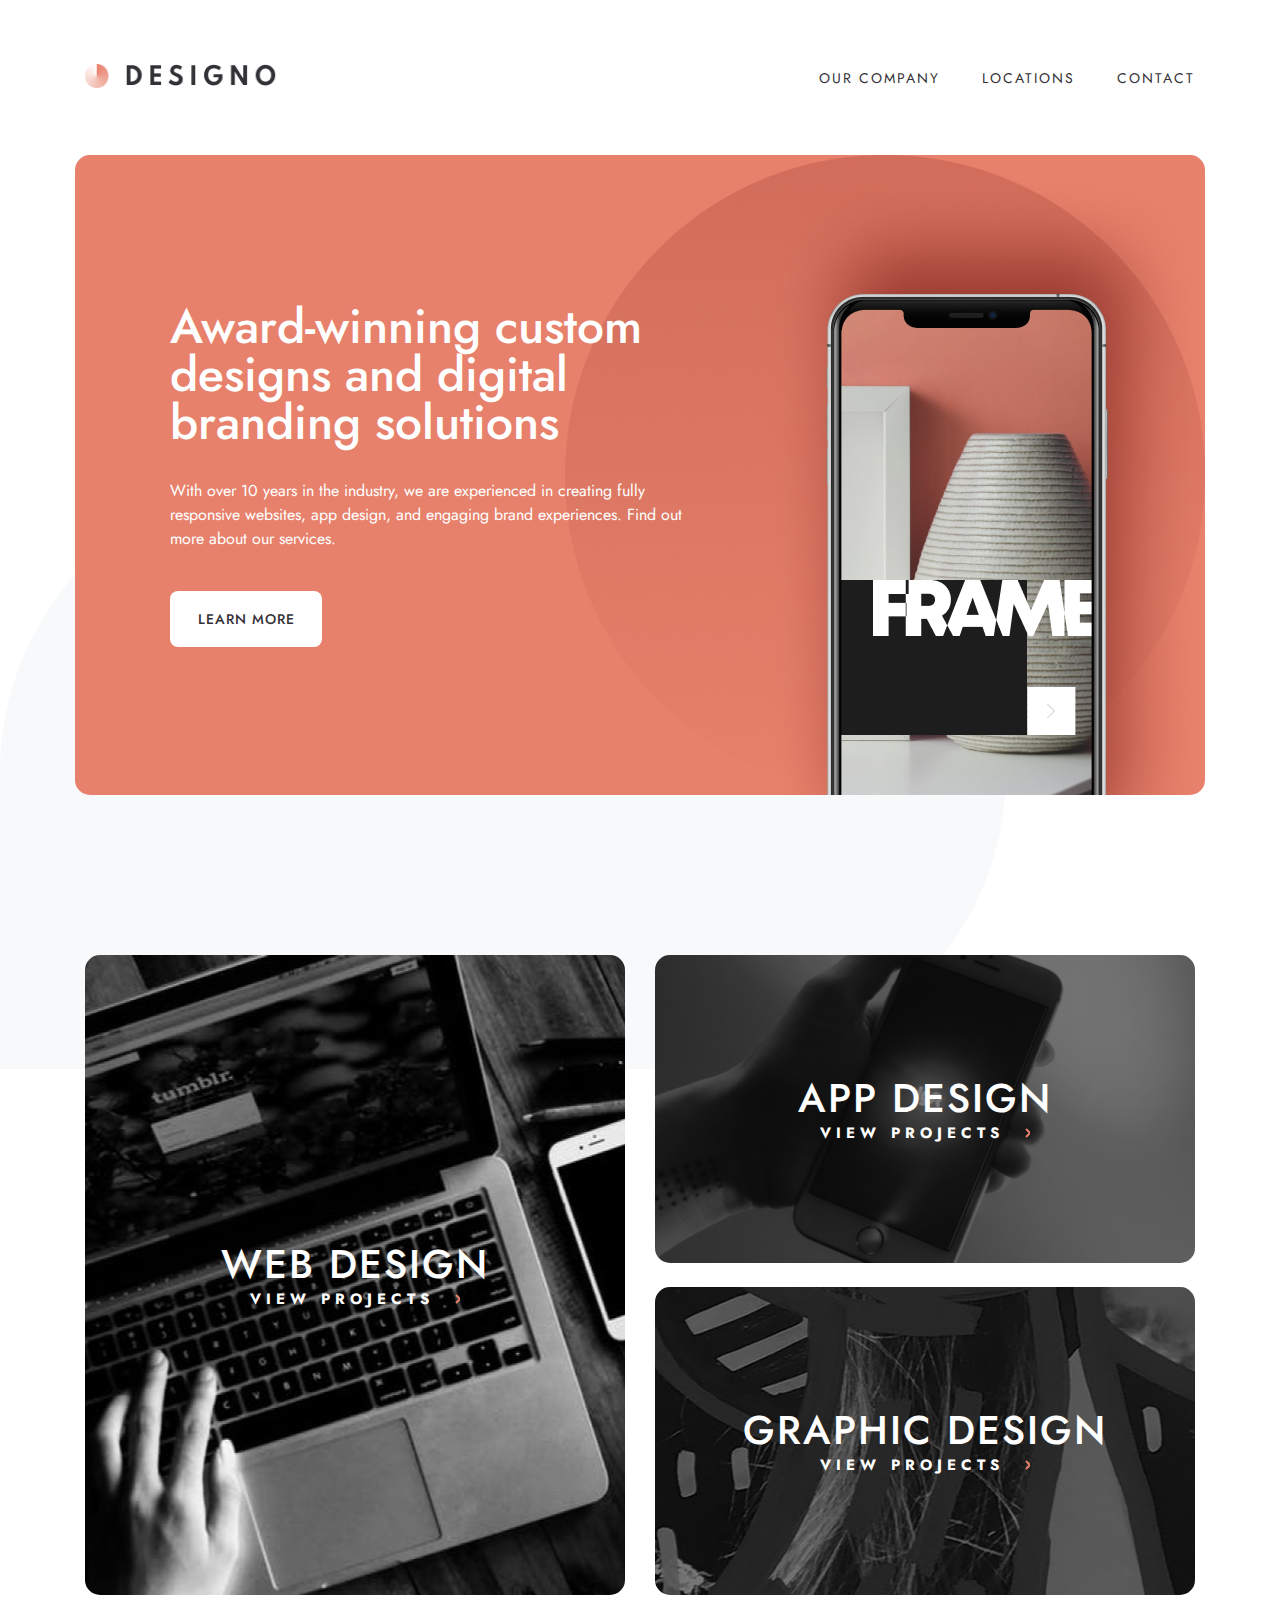
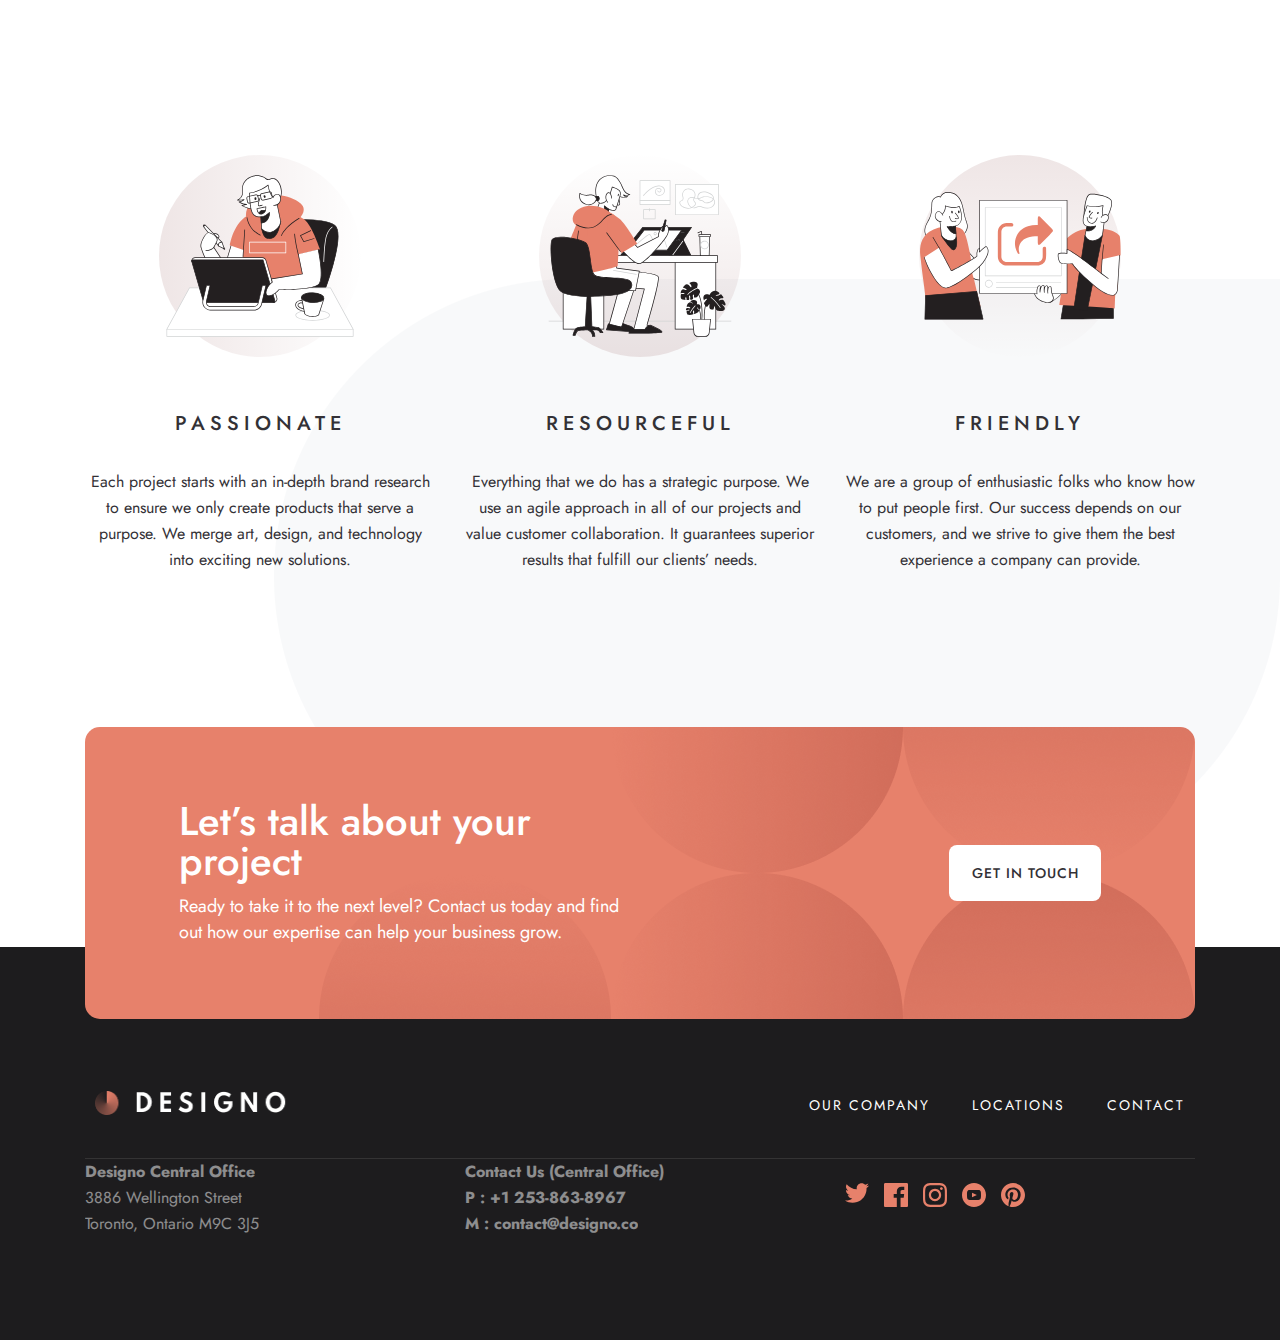
<file: index.html>
<!DOCTYPE html>
<html lang="en">
<head>
   <meta charset="UTF-8">
   <meta name="viewport" content="width=device-width, initial-scale=1.0">
   <title>Designo</title>
   <link rel="stylesheet" href="./css/styles.css">
   <link rel="preconnect" href="https://fonts.googleapis.com">
   <link rel="preconnect" href="https://fonts.gstatic.com" crossorigin>
   <link href="https://fonts.googleapis.com/css2?family=Jost:wght@400;500&display=swap" rel="stylesheet">
</head>
<body>
   <header class="header">
      <section class="container flex">
      <a class="logo" href="#">
         <img class="logo-header" src="./img/logo_header.png" alt="лого компанії">
      </a>
         <nav>
         <ul class="menu header__menu flex">
            <li><a href="./ourcompany.html">OUR COMPANY</a></li>
            <li><a href="#">LOCATIONS</a></li>
            <li><a href="#">CONTACT</a></li>
         </ul>
         </nav>
      </section>
   </header>
   <main class="main container-bg">
      <section class="container hero flex">
            <div class="hero__content">
               <h1>Award-winning custom designs and digital branding solutions</h1>
               <p>With over 10 years in the industry, we are experienced in creating fully responsive websites, app design, and engaging
               brand experiences. Find out more about our services.</p>
               <a href="#">Learn More</a>
            </div>
      </section>
      <section class="container flex products">
         <div class="products__content">
            <article class="product__content-item product">
               <div>
                  <h2>web design</h2>
                  <a href="./webd.html">
                     <h3>view projects</h3>
                  </a>
               </div>
            </article>
               <div class="product__content-item">
            <article class="product">
               <div>
                  <h2> app design</h2>
                  <a href="./appd.html">
                     <h3>view projects</h3>
               </a>
               </div>
            </article>
            <article class="product">
               <div>
                  <h2>graphic design</h2>
                  <a href="./graphic.html">
                     <h3>view projects</h3>
                  </a>
               </div>
            </article>
            </div>
         </div>
      </section>
      <section class="container flex props">
         <article class="props__item">
            <img src="../img/props-icon1.svg" alt="">
            <h2>PASSIONATE</h2>
            <p>Each project starts with an in-depth brand research to ensure we only create products that serve a purpose. We merge
            art, design, and technology into exciting new solutions.</p>
         </article>
         <article class="props__item">
            <img src="../img/props-icon2.svg" alt="">
            <h2>RESOURCEFUL</h2>
            <p>Everything that we do has a strategic purpose. We use an agile approach in all of our projects and value customer
            collaboration. It guarantees superior results that fulfill our clients’ needs.</p>
         </article>
         <article class="props__item">
            <img src="../img/prop-icon3.svg" alt="">
            <h2>FRIENDLY</h2>
            <p>We are a group of enthusiastic folks who know how to put people first. Our success depends on our customers, and we
            strive to give them the best experience a company can provide.</p>
         </article>
      </section>
      </main>
   <footer class="footer">
      <section class="container">
         <article class="touch flex">
            <div class="touch__content">
               <h2>Let’s talk about your project</h2>
               <p>Ready to take it to the next level? Contact us today and find out how our expertise can help your business grow.</p>
            </div>
            <a href="#">Get in touch</a>
         </article>
         <section class="container flex bt-line">
            <a class="logo" href="#">
               <img class="logo-footer" src="./img/logo_footer.png" alt="лого компанії">
            </a>
               <ul class="menu footer__menu flex">
                  <li><a href="./ourcompany.html">OUR COMPANY</a></li>
                  <li><a href="#">LOCATIONS</a></li>
                  <li><a href="#">CONTACT</a></li>
               </ul>
         </section>
      </section>
      <section>
         <section class="info flex">
            <article class="info__item ">
               <h2>Designo Central Office</h2>
               <p>3886 Wellington Street</p>
               <p>Toronto, Ontario M9C 3J5</p>
            </article>
            <article class="info__item fw700">
            <h2>Contact Us (Central Office)</h2>
            <p>P : +1 253-863-8967</p>
            <p>M : contact@designo.co</p>
            </article>
            <article class="info__item social">
               <ul class="networks_list">
               <li class="netwoks__item">
                  <a href="https://twitter.com"><img src="./img/twitter.svg" alt="social network"></a>
               </li>
               <li class="netwoks__item">
                  <a href="https://www.facebook.com" ><img src="./img/facebook.svg"
                        alt="social network">
                  </a>
               </li>
               <li class="netwoks__item">
                  <a href="https://www.instagram.com" ><img src="./img/instagram.svg"
                        alt="social network">
                  </a>
               </li>
               <li class="netwoks__item">
                  <a href="https://www.youtube.com" ><img src="./img/youtube.svg"
                        alt="social network">
                  </a>
               </li>
               <li class="netwoks__item">
                  <a href="https://www.pinterest.com" ><img src="./img/pinterest.svg"
                        alt="social network">
                  </a>
               </li>
            </ul>
            </div>
            </article>
         </section>
      </section>
   </footer>
</body>
</html>
</file>
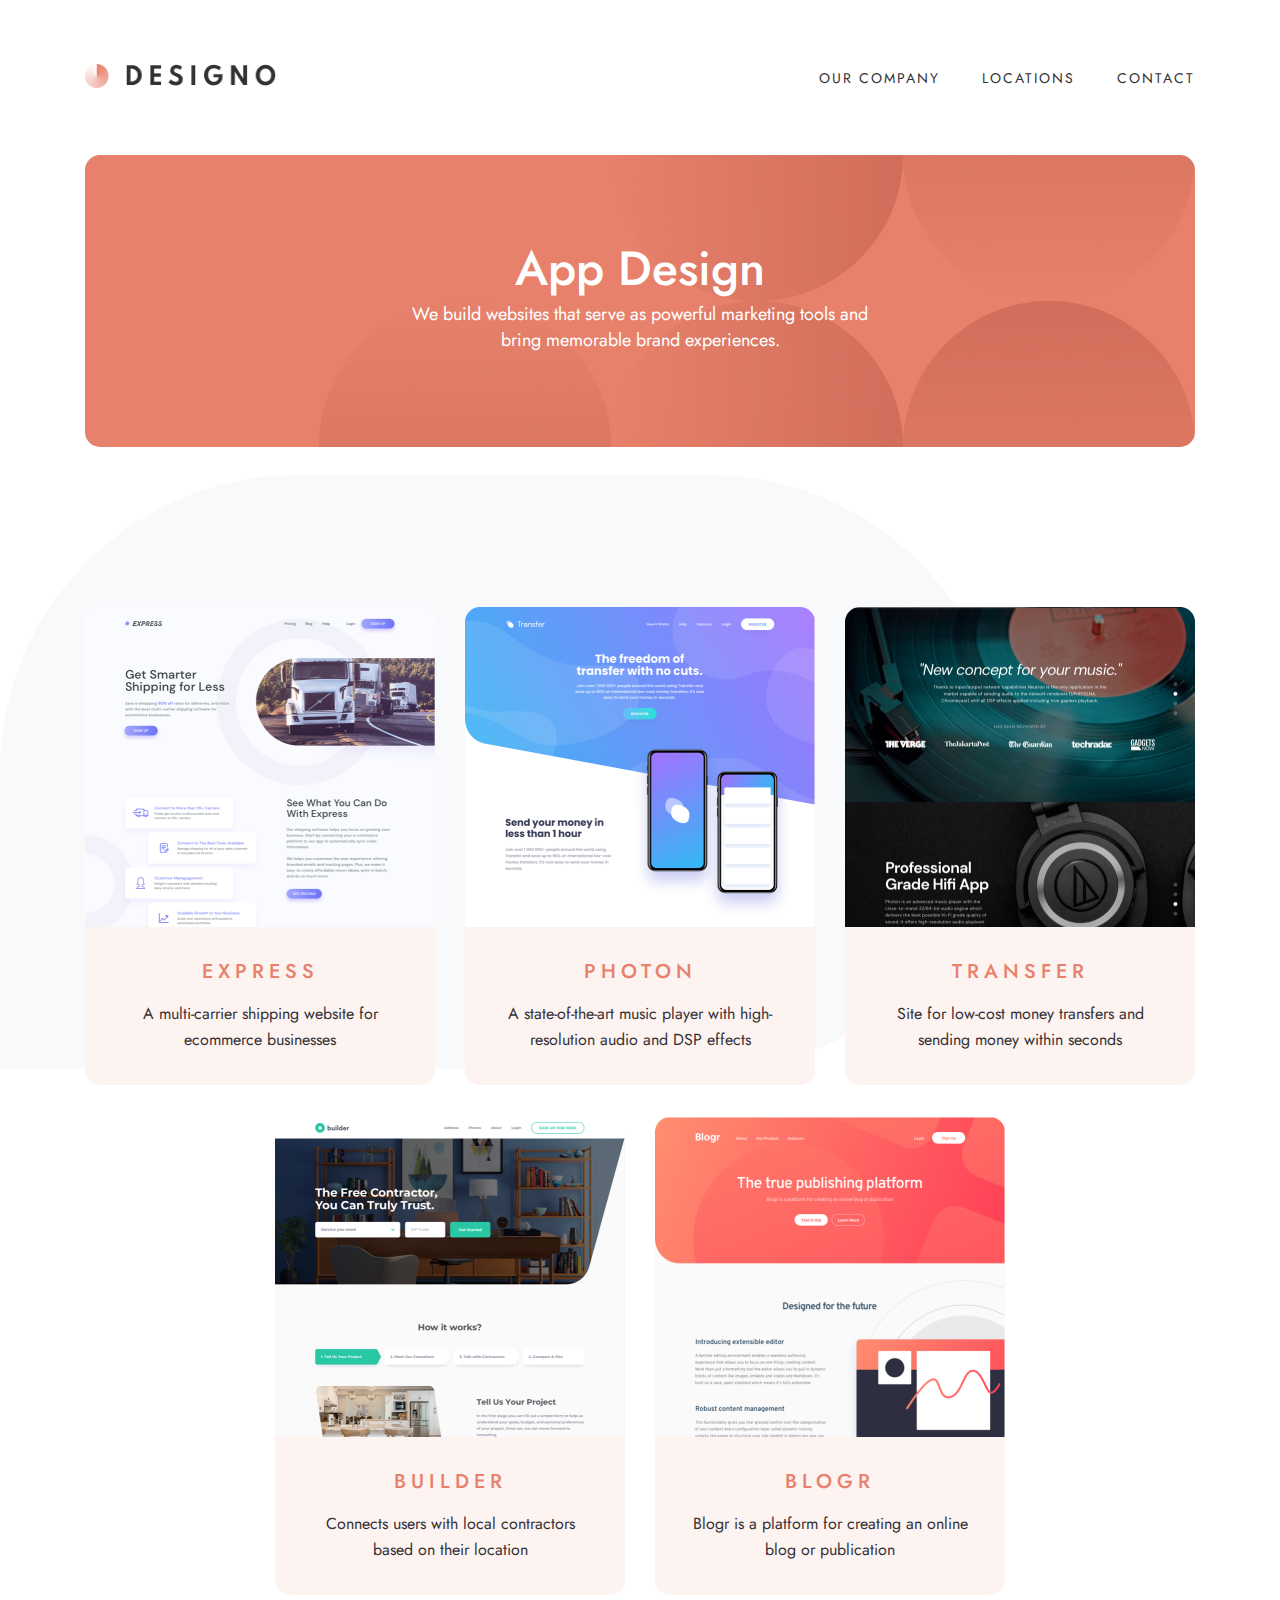
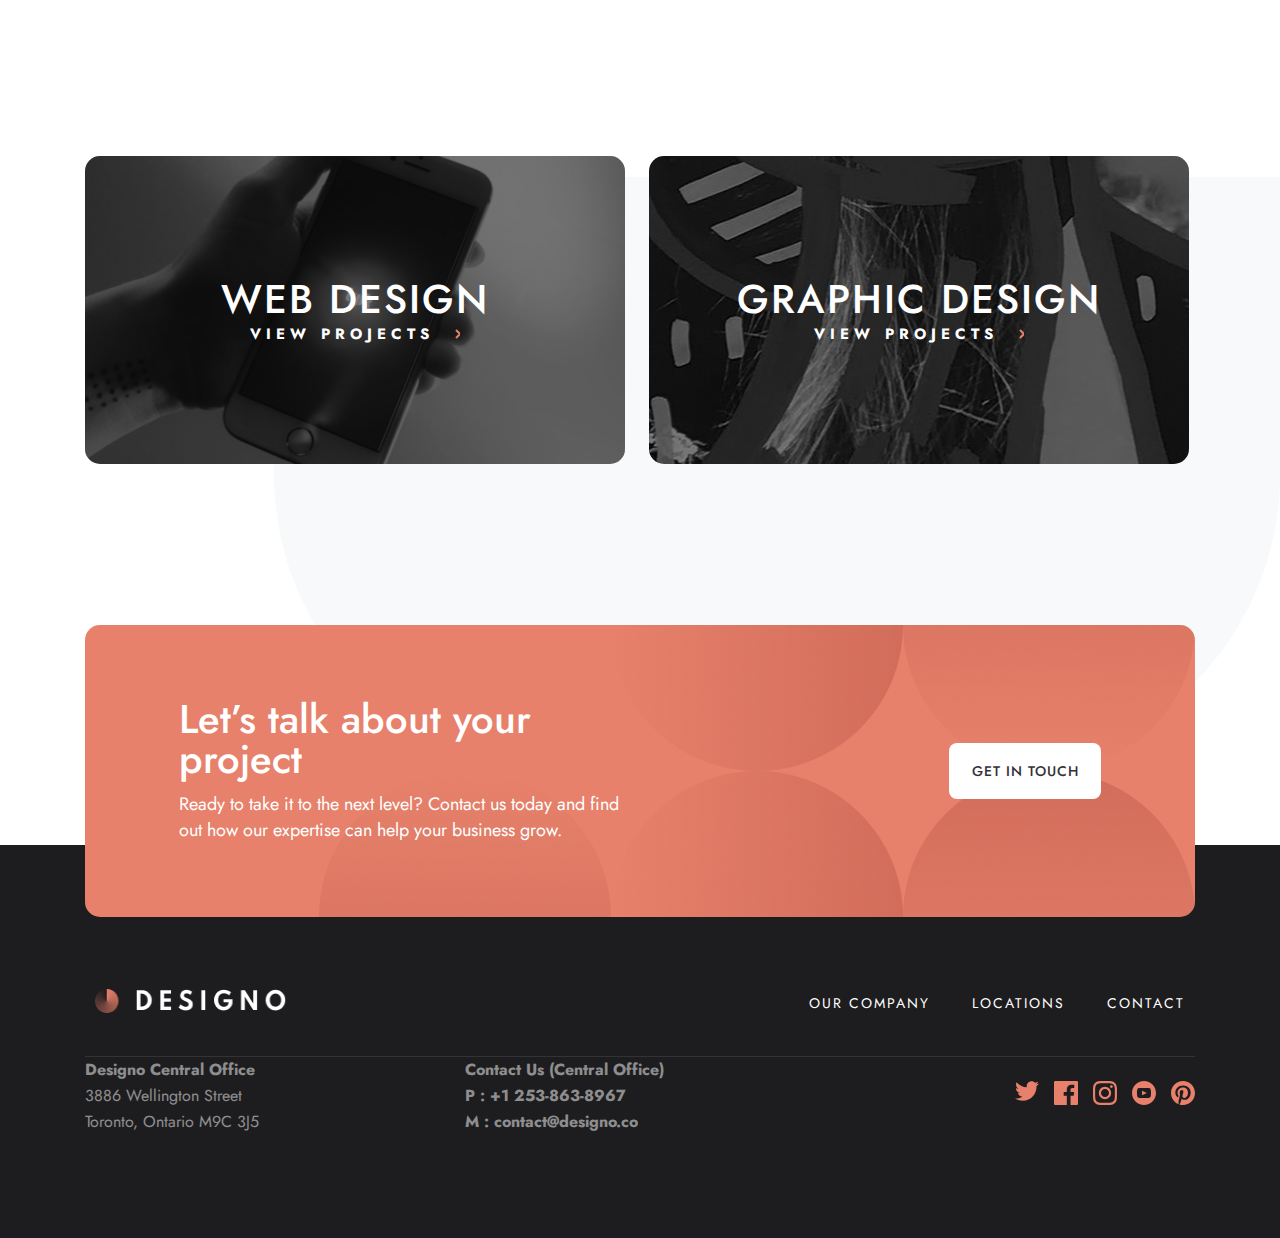
<file: appd.html>
<!DOCTYPE html>
<html lang="en">
<head>
   <meta charset="UTF-8">
   <meta name="viewport" content="width=device-width, initial-scale=1.0">
   <title>App Design</title>
   <link rel="stylesheet" href="./css/styles.css">
   <link rel="preconnect" href="https://fonts.googleapis.com">
   <link rel="preconnect" href="https://fonts.gstatic.com" crossorigin>
   <link href="https://fonts.googleapis.com/css2?family=Jost:wght@400;500&display=swap" rel="stylesheet">
</head>
<body class="webd">
   <header class="header">
      <section class="container flex">
      <a class="logo" href="./index.html">
         <img class="logo-header" src="./img/logo_header.png" alt="лого компанії">
      </a>
         <nav>
         <ul class="menu header__menu flex">
            <li><a href="./ourcompany.html">OUR COMPANY</a></li>
            <li><a href="#">LOCATIONS</a></li>
            <li><a href="#">CONTACT</a></li>
         </ul>
         </nav>
      </section>
   </header>
   <main class="main container-bg">


      <article class="touch  flex">
         <div class="touch__content">
            <h2>App Design</h2>
            <p>We build websites that serve as powerful marketing tools
            and bring memorable brand experiences.</p>
         </div>
      </article>
      <section class="container flex works">
         <article class="works__item flex">
            <img src="./img/w1.png" alt="site" width="350px" height="320px">
            <div class="flex">
            <h3>EXPRESS</h3>
            <p>A multi-carrier shipping website for ecommerce businesses</p>
            </div>
         </article>
         <article class="works__item flex">
            <img src="./img/w2.png" alt="site" width="350px" height="320px">
            <div class="flex">
               <h3>PHOTON</h3>
               <p>A state-of-the-art music player with high-resolution audio and DSP effects</p>
            </div>
         </article>
         <article class="works__item flex">
            <img src="./img/w3.png" alt="site" width="350px" height="320px">
            <div class="flex">
               <h3>TRANSFER</h3>
               <p>Site for low-cost money transfers and sending money within seconds</p>
            </div>
         </article>
         <article class="works__item flex">
            <img src="./img/w4.png" alt="site" width="350px" height="320px">
            <div class="flex">
               <h3>BUILDER</h3>
               <p>Connects users with local contractors based on their location</p>
            </div>
         </article>
         <article class="works__item flex">
            <img src="./img/w5.png" alt="site" width="350px" height="320px">
            <div class="flex">
               <h3>BLOGR</h3>
               <p>Blogr is a platform for creating an online blog or publication</p>
            </div>
         </article>
         
      </section>
      <section class="container flex products">
         <div class="products__content">
            
               <div class="product__content-item">
            <article class="product">
               <div>
                  <h2> web design</h2>
                  <a href="./webd.html">
                     <h3>view projects</h3>
               </a>
               </div>
            </article>
            <article class="product">
               <div>
                  <h2>graphic design</h2>
                  <a href="./graphic.html">
                     <h3>view projects</h3>
                  </a>
               </div>
            </article>
            </div>
         </div>
      </section>
      </main>
   <footer class="footer">
      <section class="container">
         <article class="touch flex">
            <div class="touch__content">
               <h2>Let’s talk about your project</h2>
               <p>Ready to take it to the next level? Contact us today and find out how our expertise can help your business grow.</p>
            </div>
            <a href="#">Get in touch</a>
         </article>
         <section class="container flex bt-line">
            <a class="logo" href="./index.html">
               <img class="logo-footer" src="./img/logo_footer.png" alt="лого компанії">
            </a>
               <ul class="menu footer__menu flex">
                  <li><a href="./ourcompany.html">OUR COMPANY</a></li>
                  <li><a href="#">LOCATIONS</a></li>
                  <li><a href="#">CONTACT</a></li>
               </ul>
         </section>
      </section>
      <section>
         <section class="info flex">
            <article class="info__item ">
               <h2>Designo Central Office</h2>
               <p>3886 Wellington Street</p>
               <p>Toronto, Ontario M9C 3J5</p>
            </article>
            <article class="info__item fw700">
            <h2>Contact Us (Central Office)</h2>
            <p>P : +1 253-863-8967</p>
            <p>M : contact@designo.co</p>
            </article>
            <article class="info__item social flex">
               <ul class="networks_list">
               <li class="netwoks__item">
                  <a href="https://twitter.com"><img src="./img/twitter.svg" alt="social network"></a>
               </li>
               <li class="netwoks__item">
                  <a href="https://www.facebook.com" ><img src="./img/facebook.svg"
                        alt="social network">
                  </a>
               </li>
               <li class="netwoks__item">
                  <a href="https://www.instagram.com" ><img src="./img/instagram.svg"
                        alt="social network">
                  </a>
               </li>
               <li class="netwoks__item">
                  <a href="https://www.youtube.com" ><img src="./img/youtube.svg"
                        alt="social network">
                  </a>
               </li>
               <li class="netwoks__item">
                  <a href="https://www.pinterest.com" ><img src="./img/pinterest.svg"
                        alt="social network">
                  </a>
               </li>
            </ul>
            </div>
            </article>
         </section>
      </section>
   </footer>
</body>
</html>
</file>
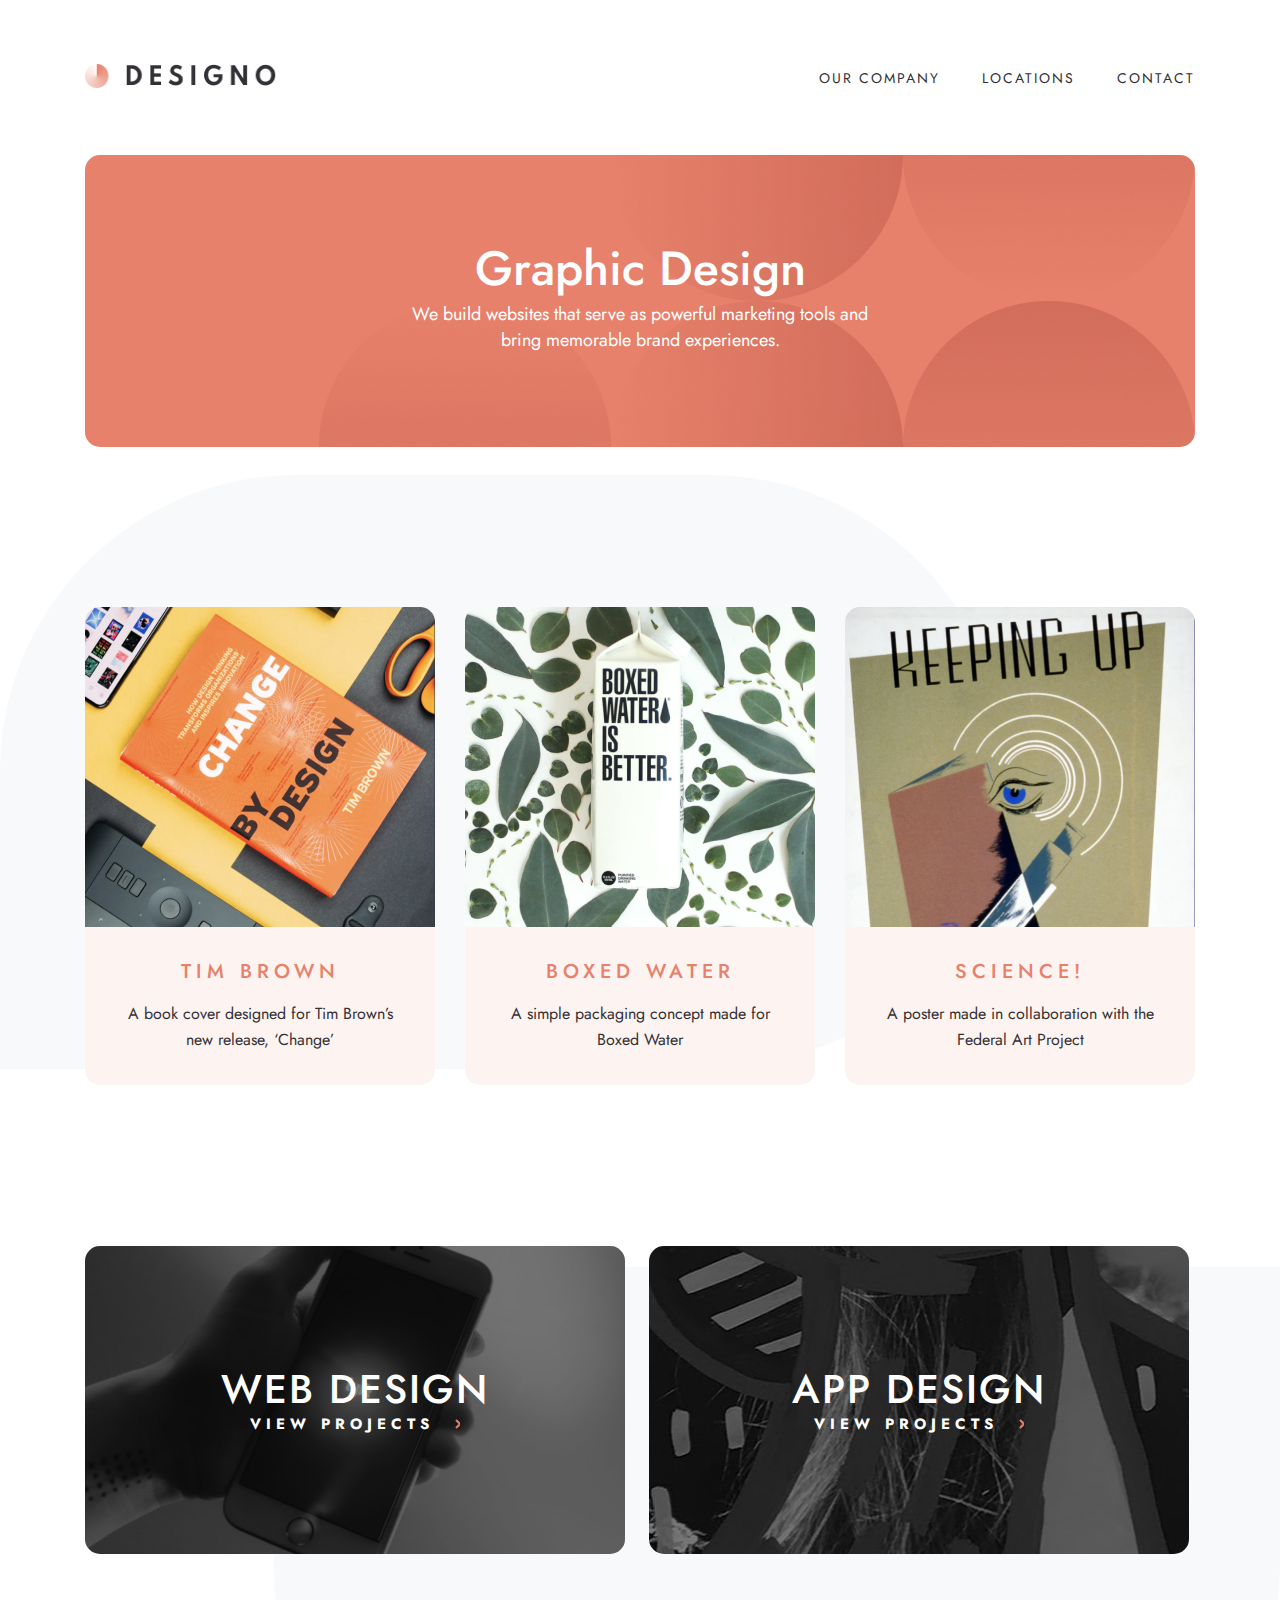
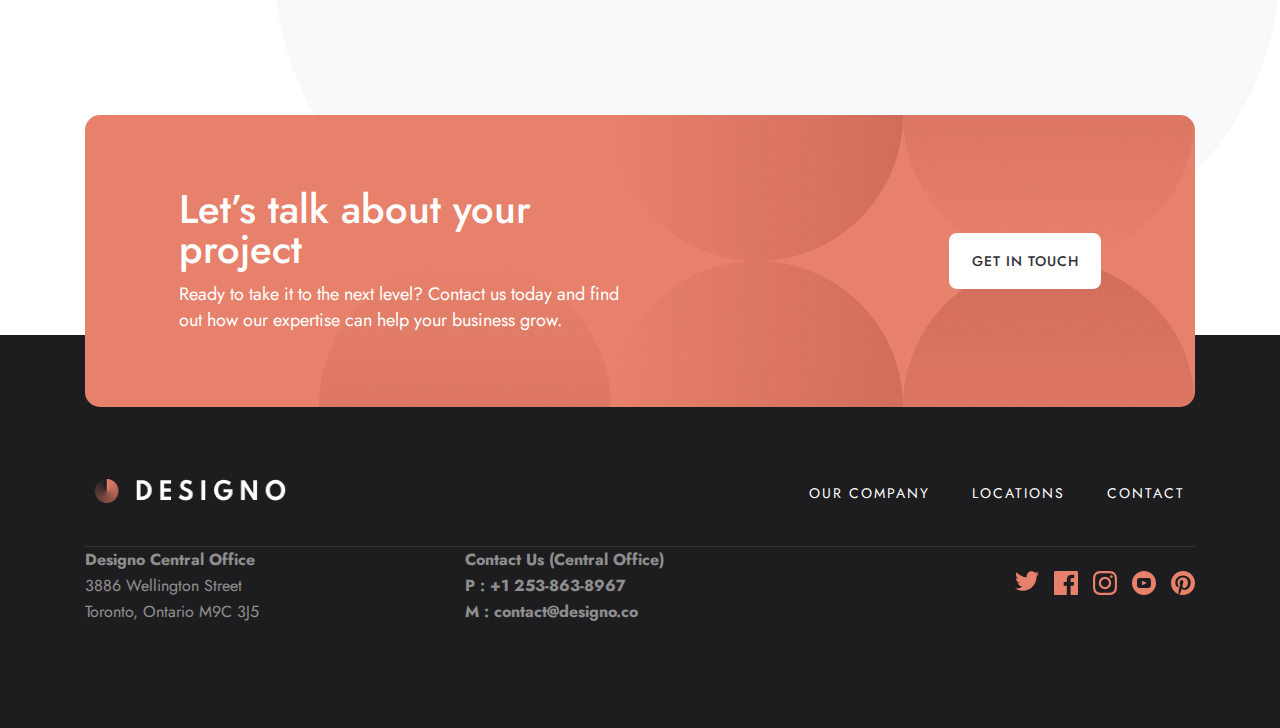
<file: graphic.html>
<!DOCTYPE html>
<html lang="en">
<head>
   <meta charset="UTF-8">
   <meta name="viewport" content="width=device-width, initial-scale=1.0">
   <title>Graphic Design</title>
   <link rel="stylesheet" href="./css/styles.css">
   <link rel="preconnect" href="https://fonts.googleapis.com">
   <link rel="preconnect" href="https://fonts.gstatic.com" crossorigin>
   <link href="https://fonts.googleapis.com/css2?family=Jost:wght@400;500&display=swap" rel="stylesheet">
</head>
<body class="webd">
   <header class="header">
      <section class="container flex">
      <a class="logo" href="./index.html">
         <img class="logo-header" src="./img/logo_header.png" alt="лого компанії">
      </a>
         <nav>
         <ul class="menu header__menu flex">
            <li><a href="./ourcompany.html">OUR COMPANY</a></li>
            <li><a href="#">LOCATIONS</a></li>
            <li><a href="#">CONTACT</a></li>
         </ul>
         </nav>
      </section>
   </header>
   <main class="main container-bg">


      <article class="touch  flex">
         <div class="touch__content">
            <h2>Graphic Design</h2>
            <p>We build websites that serve as powerful marketing tools
            and bring memorable brand experiences.</p>
         </div>
      </article>
      <section class="container flex works">
         <article class="works__item flex">
            <img src="./img/w12.png" alt="site" width="350px" height="320px">
            <div class="flex">
            <h3>TIM BROWN</h3>
            <p>A book cover designed for Tim Brown’s new release, ‘Change’</p>
            </div>
         </article>
         <article class="works__item flex">
            <img src="./img/w13.png" alt="site" width="350px" height="320px">
            <div class="flex">
               <h3>BOXED WATER</h3>
               <p>A simple packaging concept made for Boxed Water</p>
            </div>
         </article>
         <article class="works__item flex">
            <img src="./img/w14.png" alt="site" width="350px" height="320px">
            <div class="flex">
               <h3>SCIENCE!</h3>
               <p>A poster made in collaboration with the Federal Art Project</p>
            </div>
         </article>
      </section>
      <section class="container flex products">
         <div class="products__content">
            
               <div class="product__content-item">
            <article class="product">
               <div>
                  <h2> web design</h2>
                  <a href="./webd.html">
                     <h3>view projects</h3>
               </a>
               </div>
            </article>
            <article class="product">
               <div>
                  <h2>app design</h2>
                  <a href="./appd.html">
                     <h3>view projects</h3>
                  </a>
               </div>
            </article>
            </div>
         </div>
      </section>
      </main>
   <footer class="footer">
      <section class="container">
         <article class="touch flex">
            <div class="touch__content">
               <h2>Let’s talk about your project</h2>
               <p>Ready to take it to the next level? Contact us today and find out how our expertise can help your business grow.</p>
            </div>
            <a href="#">Get in touch</a>
         </article>
         <section class="container flex bt-line">
            <a class="logo" href="./index.html">
               <img class="logo-footer" src="./img/logo_footer.png" alt="лого компанії">
            </a>
               <ul class="menu footer__menu flex">
                  <li><a href="./ourcompany.html">OUR COMPANY</a></li>
                  <li><a href="#">LOCATIONS</a></li>
                  <li><a href="#">CONTACT</a></li>
               </ul>
         </section>
      </section>
      <section>
         <section class="info flex">
            <article class="info__item ">
               <h2>Designo Central Office</h2>
               <p>3886 Wellington Street</p>
               <p>Toronto, Ontario M9C 3J5</p>
            </article>
            <article class="info__item fw700">
            <h2>Contact Us (Central Office)</h2>
            <p>P : +1 253-863-8967</p>
            <p>M : contact@designo.co</p>
            </article>
            <article class="info__item social flex">
               <ul class="networks_list">
               <li class="netwoks__item">
                  <a href="https://twitter.com"><img src="./img/twitter.svg" alt="social network"></a>
               </li>
               <li class="netwoks__item">
                  <a href="https://www.facebook.com" ><img src="./img/facebook.svg"
                        alt="social network">
                  </a>
               </li>
               <li class="netwoks__item">
                  <a href="https://www.instagram.com" ><img src="./img/instagram.svg"
                        alt="social network">
                  </a>
               </li>
               <li class="netwoks__item">
                  <a href="https://www.youtube.com" ><img src="./img/youtube.svg"
                        alt="social network">
                  </a>
               </li>
               <li class="netwoks__item">
                  <a href="https://www.pinterest.com" ><img src="./img/pinterest.svg"
                        alt="social network">
                  </a>
               </li>
            </ul>
            </div>
            </article>
         </section>
      </section>
   </footer>
</body>
</html>
</file>
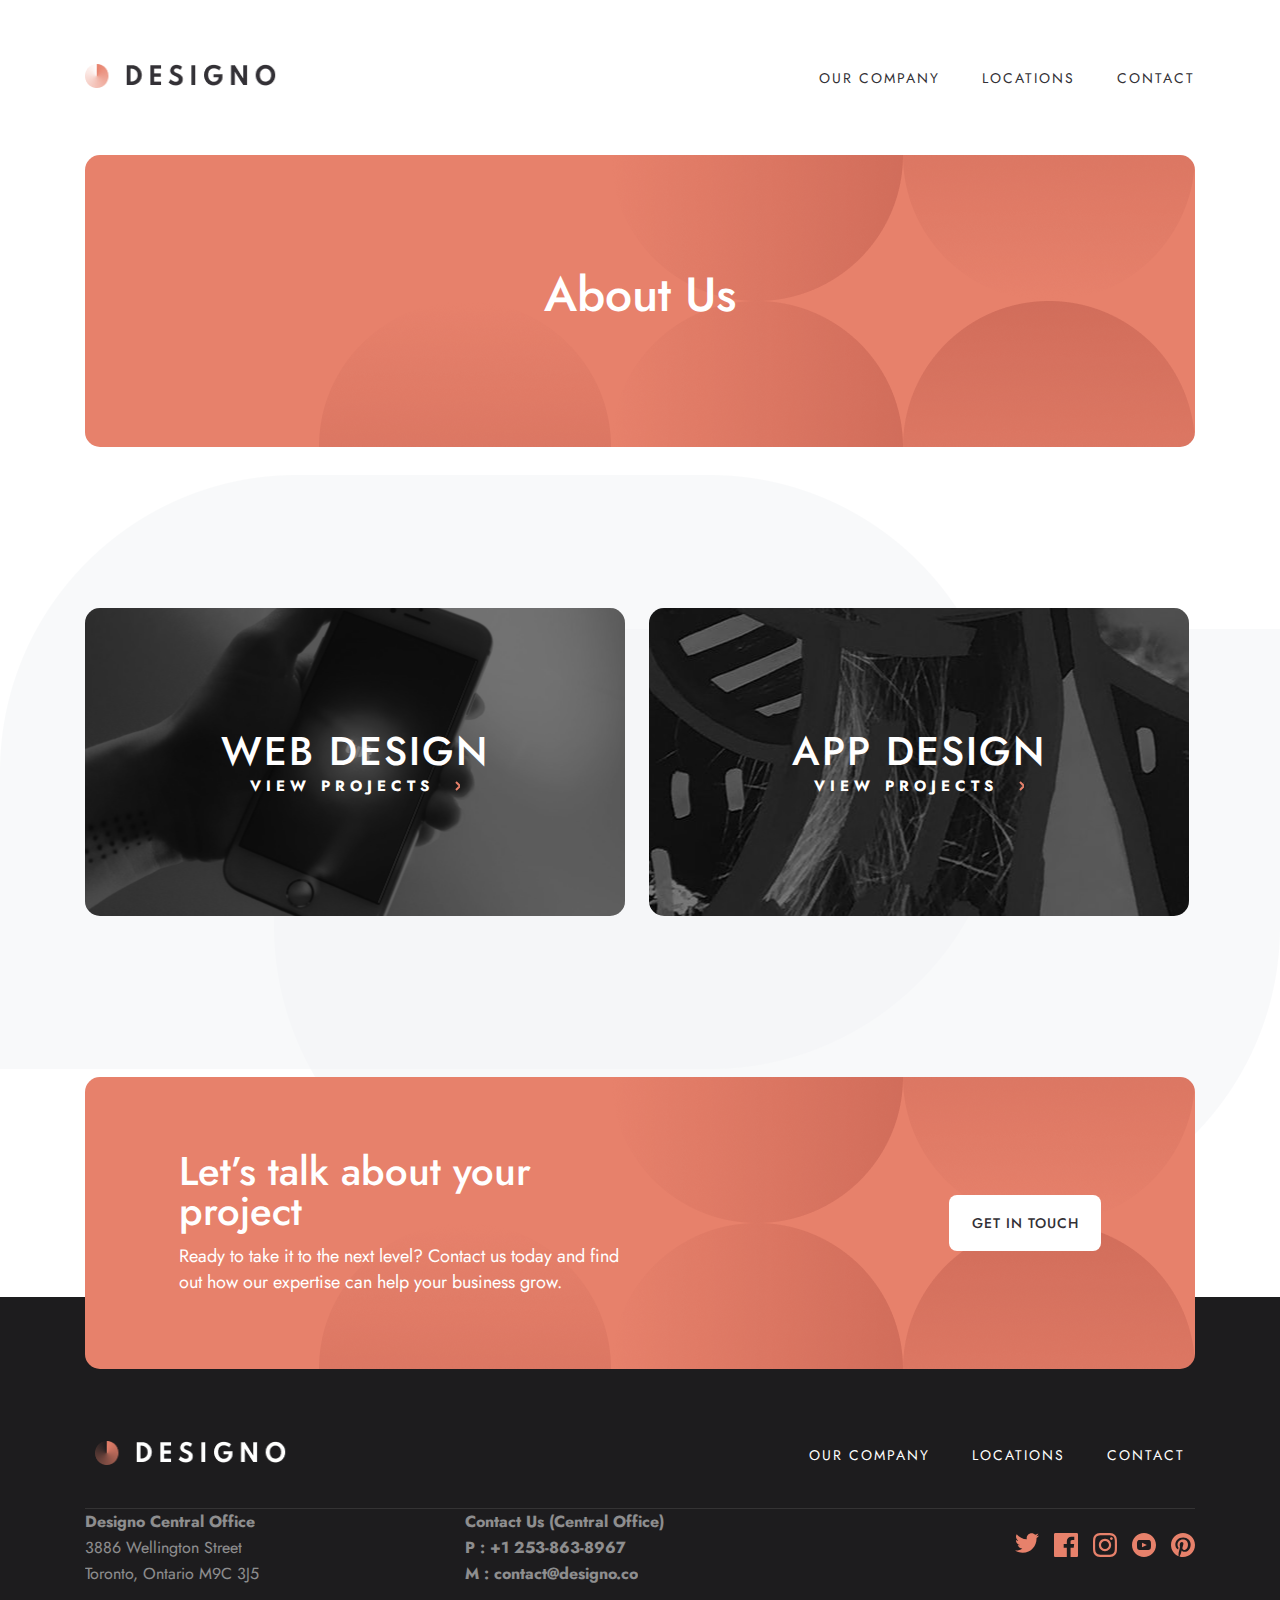
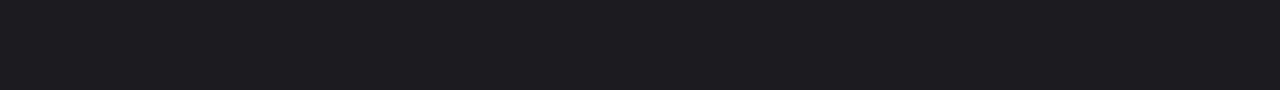
<file: ourcompany.html>
<!DOCTYPE html>
<html lang="en">
<head>
   <meta charset="UTF-8">
   <meta name="viewport" content="width=device-width, initial-scale=1.0">
   <title>Our company</title>
   <link rel="stylesheet" href="./css/styles.css">
   <link rel="preconnect" href="https://fonts.googleapis.com">
   <link rel="preconnect" href="https://fonts.gstatic.com" crossorigin>
   <link href="https://fonts.googleapis.com/css2?family=Jost:wght@400;500&display=swap" rel="stylesheet">
</head>
<body class="webd">
   <header class="header">
      <section class="container flex">
      <a class="logo" href="./index.html">
         <img class="logo-header" src="./img/logo_header.png" alt="лого компанії">
      </a>
         <nav>
         <ul class="menu header__menu flex">
            <li><a href="#">OUR COMPANY</a></li>
            <li><a href="#">LOCATIONS</a></li>
            <li><a href="#">CONTACT</a></li>
         </ul>
         </nav>
      </section>
   </header>
   <main class="main container-bg">


      <article class="touch company flex">
         <div class="touch__content">
            <h2>About Us</h2>
            <p></p>
         </div>
      </article>

      <section class="container flex products">
         <div class="products__content">
            
               <div class="product__content-item">
            <article class="product">
               <div>
                  <h2> web design</h2>
                  <a href="./webd.html">
                     <h3>view projects</h3>
               </a>
               </div>
            </article>
            <article class="product">
               <div>
                  <h2>app design</h2>
                  <a href="./appd.html">
                     <h3>view projects</h3>
                  </a>
               </div>
            </article>
            </div>
         </div>
      </section>
      </main>
   <footer class="footer">
      <section class="container">
         <article class="touch flex">
            <div class="touch__content">
               <h2>Let’s talk about your project</h2>
               <p>Ready to take it to the next level? Contact us today and find out how our expertise can help your business grow.</p>
            </div>
            <a href="#">Get in touch</a>
         </article>
         <section class="container flex bt-line">
            <a class="logo" href="./index.html">
               <img class="logo-footer" src="./img/logo_footer.png" alt="лого компанії">
            </a>
               <ul class="menu footer__menu flex">
                  <li><a href="#">OUR COMPANY</a></li>
                  <li><a href="#">LOCATIONS</a></li>
                  <li><a href="#">CONTACT</a></li>
               </ul>
         </section>
      </section>
      <section>
         <section class="info flex">
            <article class="info__item ">
               <h2>Designo Central Office</h2>
               <p>3886 Wellington Street</p>
               <p>Toronto, Ontario M9C 3J5</p>
            </article>
            <article class="info__item fw700">
            <h2>Contact Us (Central Office)</h2>
            <p>P : +1 253-863-8967</p>
            <p>M : contact@designo.co</p>
            </article>
            <article class="info__item social flex">
               <ul class="networks_list">
               <li class="netwoks__item">
                  <a href="https://twitter.com"><img src="./img/twitter.svg" alt="social network"></a>
               </li>
               <li class="netwoks__item">
                  <a href="https://www.facebook.com" ><img src="./img/facebook.svg"
                        alt="social network">
                  </a>
               </li>
               <li class="netwoks__item">
                  <a href="https://www.instagram.com" ><img src="./img/instagram.svg"
                        alt="social network">
                  </a>
               </li>
               <li class="netwoks__item">
                  <a href="https://www.youtube.com" ><img src="./img/youtube.svg"
                        alt="social network">
                  </a>
               </li>
               <li class="netwoks__item">
                  <a href="https://www.pinterest.com" ><img src="./img/pinterest.svg"
                        alt="social network">
                  </a>
               </li>
            </ul>
            </div>
            </article>
         </section>
      </section>
   </footer>
</body>
</html>
</file>
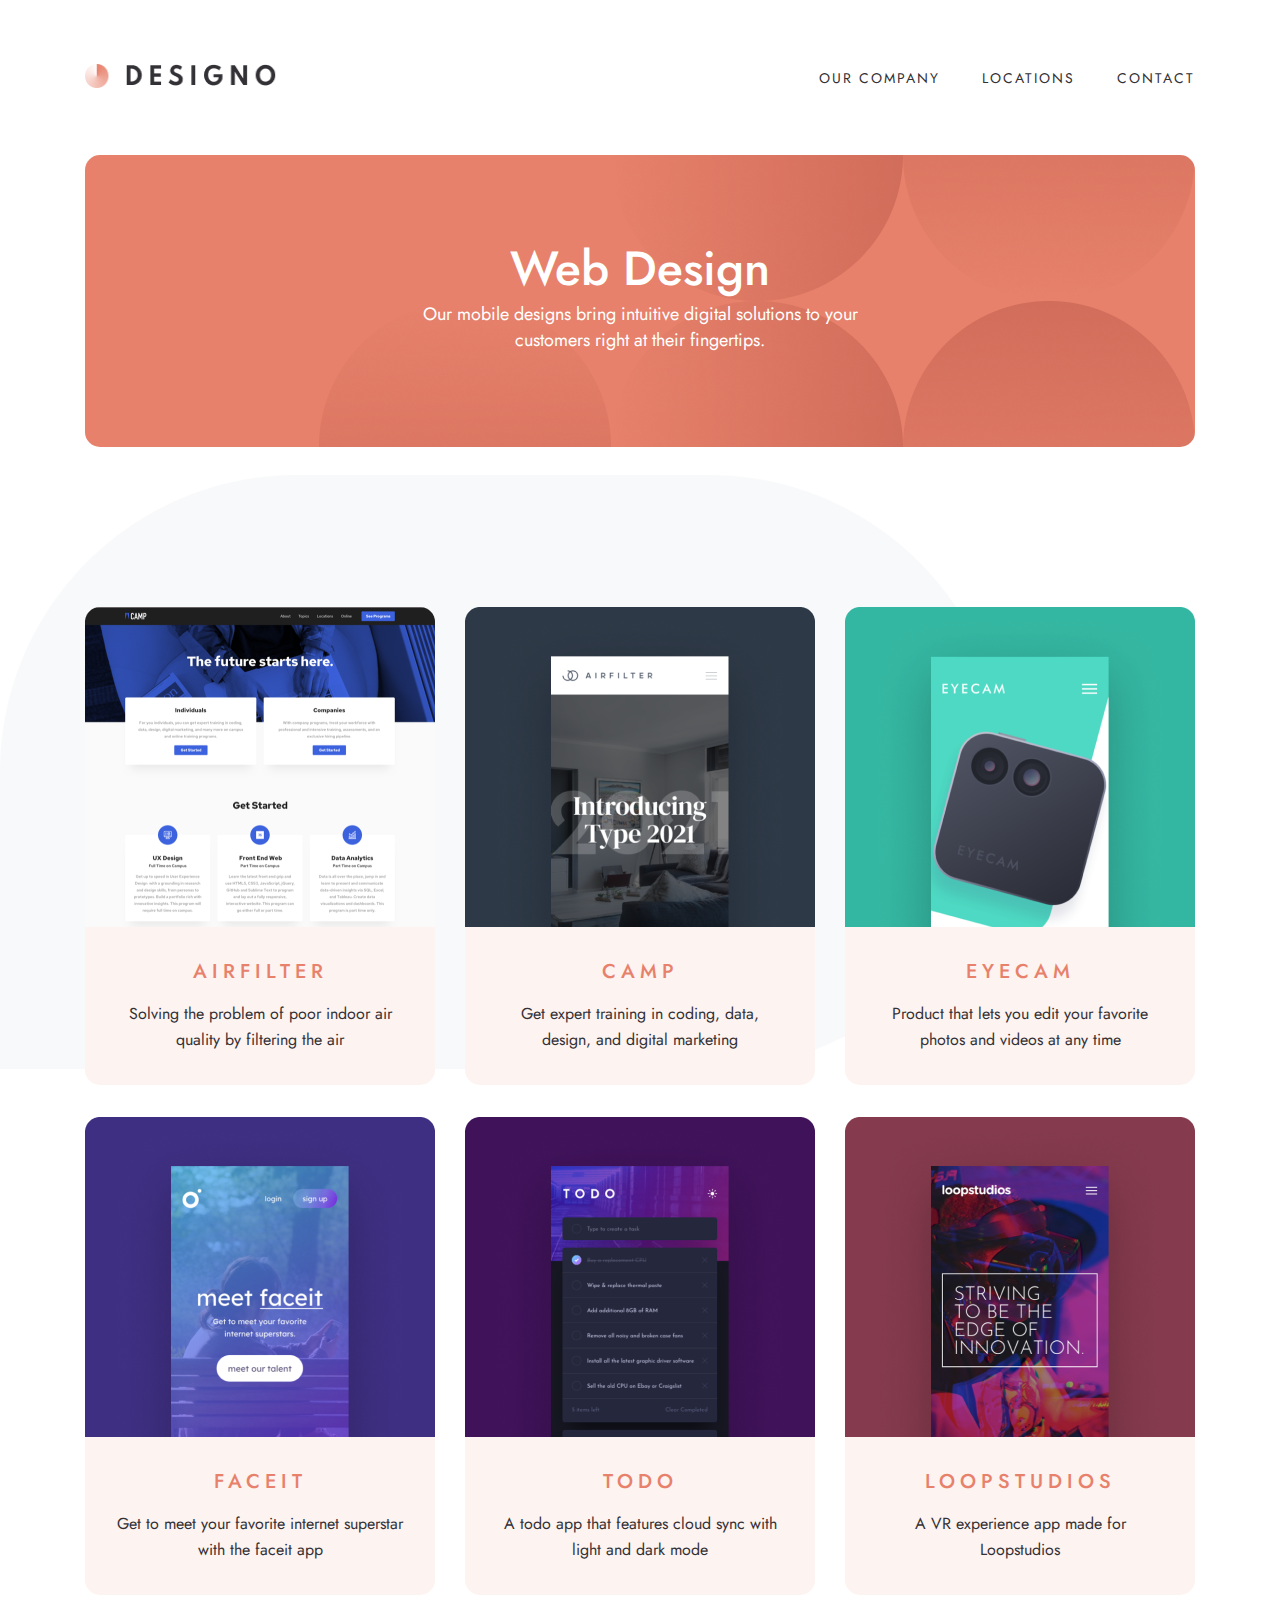
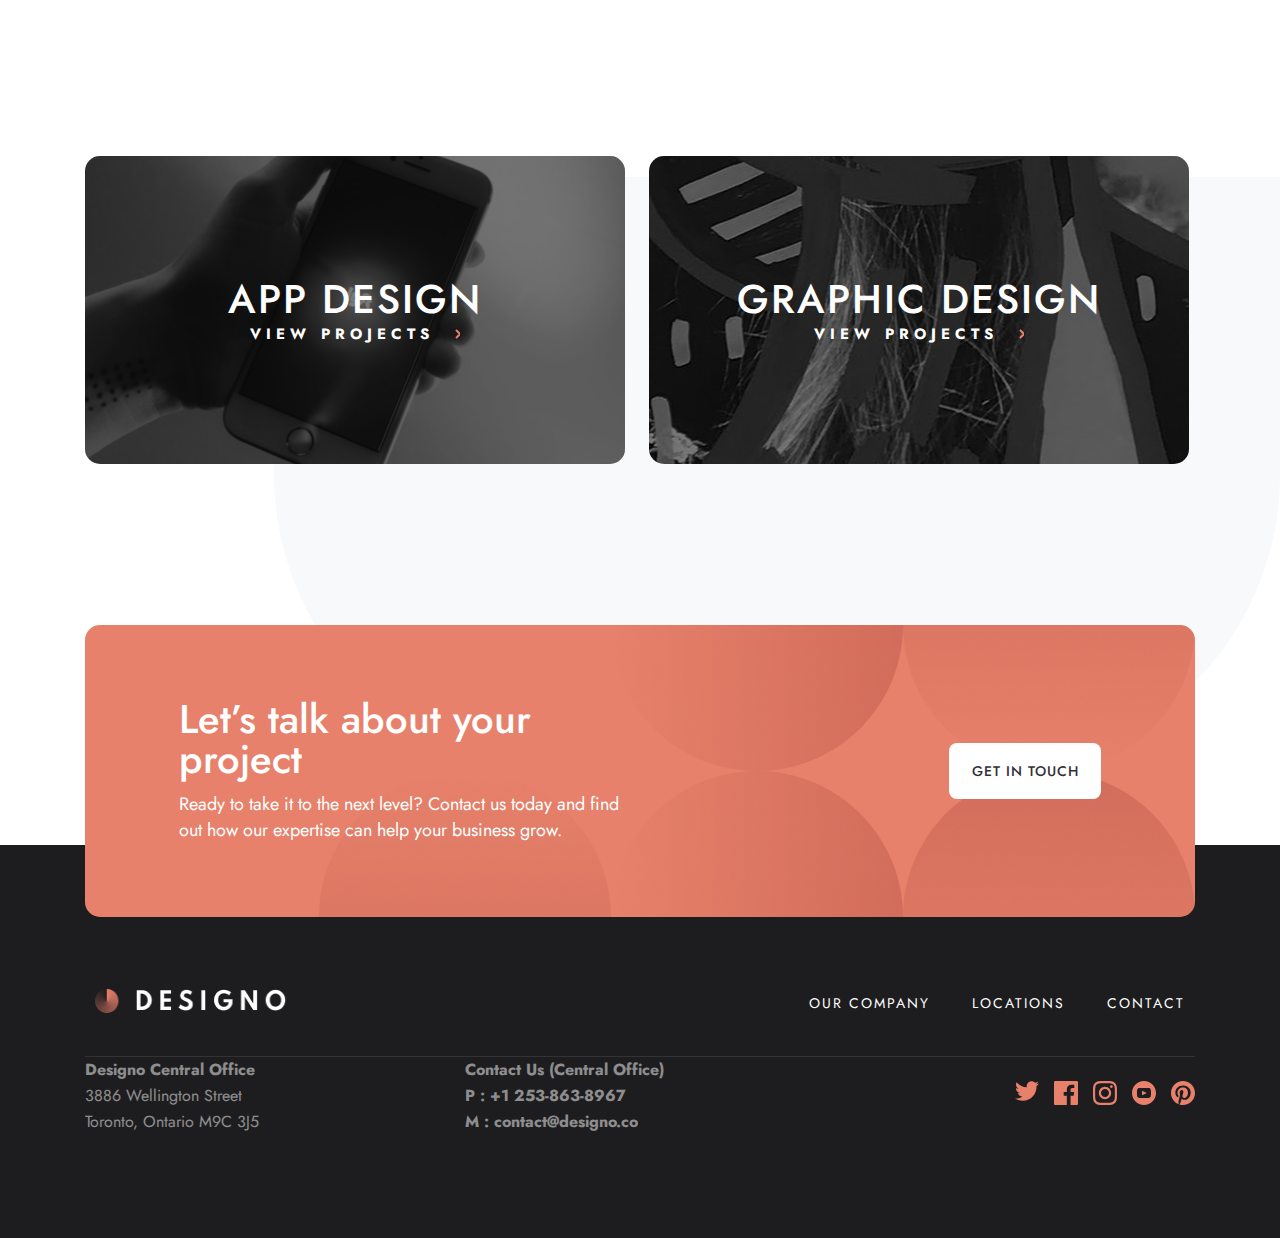
<file: webd.html>
<!DOCTYPE html>
<html lang="en">
<head>
   <meta charset="UTF-8">
   <meta name="viewport" content="width=device-width, initial-scale=1.0">
   <title>Web Design</title>
   <link rel="stylesheet" href="./css/styles.css">
   <link rel="preconnect" href="https://fonts.googleapis.com">
   <link rel="preconnect" href="https://fonts.gstatic.com" crossorigin>
   <link href="https://fonts.googleapis.com/css2?family=Jost:wght@400;500&display=swap" rel="stylesheet">
</head>
<body class="webd">
   <header class="header">
      <section class="container flex">
      <a class="logo" href="./index.html">
         <img class="logo-header" src="./img/logo_header.png" alt="лого компанії">
      </a>
         <nav>
         <ul class="menu header__menu flex">
            <li><a href="./ourcompany.html">OUR COMPANY</a></li>
            <li><a href="#">LOCATIONS</a></li>
            <li><a href="#">CONTACT</a></li>
         </ul>
         </nav>
      </section>
   </header>
   <main class="main container-bg">


      <article class="touch  flex">
         <div class="touch__content">
            <h2>Web Design</h2>
            <p>Our mobile designs bring intuitive digital solutions
            to your customers right at their fingertips.</p>
         </div>
      </article>
      <section class="container flex works">
         <article class="works__item flex">
            <img src="./img/w6.png" alt="site" width="350px" height="320px">
            <div class="flex">
            <h3>AIRFILTER</h3>
            <p>Solving the problem of poor indoor air quality by filtering the air</p>
            </div>
         </article>
         <article class="works__item flex">
            <img src="./img/w7.png" alt="site" width="350px" height="320px">
            <div class="flex">
               <h3>CAMP</h3>
               <p>Get expert training in coding, data, design, and digital marketing</p>
            </div>
         </article>
         <article class="works__item flex">
            <img src="./img/w8.png" alt="site" width="350px" height="320px">
            <div class="flex">
               <h3>EYECAM</h3>
               <p>Product that lets you edit your favorite photos and videos at any time</p>
            </div>
         </article>
         
         <article class="works__item flex">
            <img src="./img/w9.png" alt="site" width="350px" height="320px">
            <div class="flex">
               <h3>FACEIT</h3>
               <p>Get to meet your favorite internet superstar with the faceit app</p>
            </div>
         </article>
         <article class="works__item flex">
            <img src="./img/w10.png" alt="site" width="350px" height="320px">
            <div class="flex">
               <h3>TODO</h3>
               <p>A todo app that features cloud sync with light and dark mode</p>
            </div>
         </article>
         <article class="works__item flex">
            <img src="./img/w11.png" alt="site" width="350px" height="320px">
            <div class="flex">
               <h3>LOOPSTUDIOS</h3>
               <p>A VR experience app made for Loopstudios</p>
            </div>
         </article>
      </section>
      <section class="container flex products">
         <div class="products__content">
            
               <div class="product__content-item">
            <article class="product">
               <div>
                  <h2>app design</h2>
                  <a href="./appd.html">
                     <h3>view projects</h3>
               </a>
               </div>
            </article>
            <article class="product">
               <div>
                  <h2>graphic design</h2>
                  <a href="./graphic.html">
                     <h3>view projects</h3>
                  </a>
               </div>
            </article>
            </div>
         </div>
      </section>
      </main>
   <footer class="footer">
      <section class="container">
         <article class="touch flex">
            <div class="touch__content">
               <h2>Let’s talk about your project</h2>
               <p>Ready to take it to the next level? Contact us today and find out how our expertise can help your business grow.</p>
            </div>
            <a href="#">Get in touch</a>
         </article>
         <section class="container flex bt-line">
            <a class="logo" href="./index.html">
               <img class="logo-footer" src="./img/logo_footer.png" alt="лого компанії">
            </a>
               <ul class="menu footer__menu flex">
                  <li><a href="./ourcompany.html">OUR COMPANY</a></li>
                  <li><a href="#">LOCATIONS</a></li>
                  <li><a href="#">CONTACT</a></li>
               </ul>
         </section>
      </section>
      <section>
         <section class="info flex">
            <article class="info__item ">
               <h2>Designo Central Office</h2>
               <p>3886 Wellington Street</p>
               <p>Toronto, Ontario M9C 3J5</p>
            </article>
            <article class="info__item fw700">
            <h2>Contact Us (Central Office)</h2>
            <p>P : +1 253-863-8967</p>
            <p>M : contact@designo.co</p>
            </article>
            <article class="info__item social flex">
               <ul class="networks_list">
               <li class="netwoks__item">
                  <a href="https://twitter.com"><img src="./img/twitter.svg" alt="social network"></a>
               </li>
               <li class="netwoks__item">
                  <a href="https://www.facebook.com" ><img src="./img/facebook.svg"
                        alt="social network">
                  </a>
               </li>
               <li class="netwoks__item">
                  <a href="https://www.instagram.com" ><img src="./img/instagram.svg"
                        alt="social network">
                  </a>
               </li>
               <li class="netwoks__item">
                  <a href="https://www.youtube.com" ><img src="./img/youtube.svg"
                        alt="social network">
                  </a>
               </li>
               <li class="netwoks__item">
                  <a href="https://www.pinterest.com" ><img src="./img/pinterest.svg"
                        alt="social network">
                  </a>
               </li>
            </ul>
            </div>
            </article>
         </section>
      </section>
   </footer>
</body>
</html>
</file>
<file: css/styles.css>
* {
   margin: 0;
   box-sizing: border-box;
}

body {
   font-family: "Jost", sans-serif;
   font-style: normal;
   font-weight: 400;
   color: #fff;
}

ul {
   list-style-type: none;
   padding-left: 0;
}

a {
   text-decoration: none;
}

.header {
   /* background-color: blueviolet; */
}

.header .container {
   height: 155px;
}

.container {
   /* background: #c92a2a; */
   max-width: 1130px;
   padding-left: 10px;
   padding-right: 10px;
   /* margin: 0 auto; */
   margin-left: auto;
   margin-right: auto;
}

.flex {
   display: flex;
   justify-content: space-between;
   align-items: center;
   flex-wrap: wrap;
}

.logo {
   line-height: 0;
}

.logo-header, .logo-footer {
   width: 197px;
   height: 27px;
}

.menu {
   gap: 42px;
}

.menu a {
   text-transform: uppercase;
   font-size: 14px;
   line-height: 14px;
   letter-spacing: 2px;
   text-decoration-line: none;
   transition: text-decoration-line 0.5s ease-in-out;
   color: #333136;
}

.menu a:hover {
   text-decoration-line: underline;
}

.header__menu {}

.main {
   /* background-color: aqua; */
   max-width: 1440px;
   margin-left: auto;
   margin-right: auto;
   background: url(../img/body_bg_top.png),
      url(../img/body_bg_bottom.png);
   background-repeat: no-repeat;
   background-position: left top 320px, right bottom 74px;
}

.container-bg {}

.hero {
   min-height: 640px;
   border-radius: 15px;
   padding-left: 95px;
   padding-right: 95px;
   background: url(../img/hero_smart.png),
   url(../img/hero_bg_circle.png), #e7816b;
   background-repeat: no-repeat;
   background-position: right bottom, right center;
}
.hero__content {
   max-width: 540px;
}

.hero__content h1 {
   min-height: 165px;
   color: #fff;
   font-size: 48px;
   font-weight: 500;
   line-height: 48px;
   margin-bottom: 11px;
}

.hero__content p {
   font-size: 16px;
   line-height: 24px;
   margin-bottom: 40px;
}

.hero__content a,
.touch a {
   color: #333136;
   font-size: 14px;
   font-weight: 500;
   line-height: normal;
   letter-spacing: 1px;
   text-transform: uppercase;
   width: 152px;
   height: 56px;
   padding-left: 24px;
   padding-right: 24px;
   border-radius: 8px;
   background-color: #fff;
   display: flex;
   justify-content: center;
   align-items: center;
   transition: all 0.5s cubic-bezier(0.95, 0.05, 0.795, 0.035);
}

.hero__content a:hover,
.touch a:hover {
   background: #ffad9b;
   color: #fff;
}

.products {
   /* padding-top: 160px; */
   min-height: 960px;
}

.products__content {
   width: 100%;
   display: flex;
   gap: 30px;
}

.products__content article div {
   border-radius: inherit;
   width: inherit;
   /* height: inherit; */
   height: 100%;
   /* opacity: 0.8006; */
   transition: background 0.5s ease-in-out;
}

.products__content article:hover div {
   background: rgba(231, 130, 107, 0.8);
}

.products__content>article div {
   /* height: 100%; */
}

.product__content-item {
   width: 100%;
}

.product {
   max-width: 540px;
   width: 100%;
   height: 308px;
   border-radius: 15px;
   background: #000;

   gap: 24px;
}

.product__content-item.product {
   min-height: 640px;
   background-image: url(../img/web.png);
   background-repeat: no-repeat;
   background-size: cover;
   background-position: center center;
}

div.product__content-item {
   display: flex;
   flex-direction: column;
   gap: 24px;
}


div.product__content-item article.product {
   background-repeat: no-repeat;
   background-size: cover;
   background-position: center center;
}

div.product__content-item article.product:nth-child(1) {
   background-image: url(../img/app.png);
}

div.product__content-item article.product:nth-child(2) {
   background-image: url(../img/graphic.png);
}

.product div {
   display: flex;
   flex-direction: column;
   justify-content: center;
   align-items: center;
}

.product h2 {
   font-size: 40px;
   font-weight: 500;
   line-height: 48px;
   letter-spacing: 2px;
   text-transform: uppercase;
}

.product a {
   font-weight: 500;
   line-height: normal;
   letter-spacing: 5px;
   text-transform: uppercase;
   color: #fff;
   padding-right: 26px;
   background-image: url(../img/arr-right.svg);
   background-repeat: no-repeat;
   background-position: right center;
}

.product a h3 {
   font-size: 15px;
}

.props {
   column-gap: 30px;
}

.props__item {
   text-align: center;
   width: 350px;
   min-height: 792px;
}

.props__item img {
   margin-bottom: 48px;
}

.props__item h2 {
   color: #333136;
   font-size: 20px;
   font-weight: 500;
   line-height: 26px;
   letter-spacing: 5px;
   margin-bottom: 32px;
}

.props__item p {
   color: #333136;
   font-size: 16px;
   line-height: 26px;
}

.footer {
   background-color: #1d1c1e;
   min-height: 393px;
   position: relative;
   padding-top: 144px;

}
.touch{
   height: 292px;
   max-width: 1110px;
   width: 100%;
   border-radius: 15px;
   background: url(../img/touch_bg.png), #e7816b;
   background-repeat: no-repeat;
   background-position: right center;
   position: absolute;
   top: -220px;
   padding-left: 94px;
   padding-right: 94px;
   justify-content: center;
   column-gap: 310px;
   flex-wrap: wrap;
}

.touch a{
   padding-left: 18px;
   padding-right: 18px;
}
.touch__content{
   max-width: 460px;

}
.touch__content h2{
   font-size: 40px;
   font-weight: 500;
   line-height: 40px;
   margin-bottom: 12px;
}
.touch__content p{
   font-size: 18px;
   line-height: 26px;

}
.footer__menu li a{
   color: #fff;
}
.bt-line{
   padding-bottom: 40px;
   border-bottom: 1px solid rgba(255,255,255,0.1);
}
.info {
   gap: 30px;
   justify-content: center;
}


.info__item {
   width: 350px;
}

.info__item h2{
   font-size: 16px;
   line-height: 26px;
   opacity: 0.5;
}

.info__item p{
   font-size: 16px;
   line-height: 26px;
   opacity: 0.5;
}
.info__item.fw700 p {
   font-weight: 700;
}
.networks_list {
   list-style: none;
   display: flex;
   gap: 15px;

}
.info__item.social{
   justify-content: end;
   align-items: flex-end;
}
.webd div.product__content-item {
   flex-direction: row;
}
.webd main .touch {
   margin: 0 auto 0 auto;
   text-align: center;
   position: static;
}
.webd main .touch h2 {
   font-size: 48px;
   
}

.webd .products {
   min-height: 850px;
   padding-bottom: 220px;
}
.webd .works{
   padding-top: 160px;
   justify-content: center;
   column-gap: 30px;
   row-gap: 32px;

}
.webd .works__item {
   width: 350px;
   height: 478px;
   border-radius: 15px;
   

}
.works__item.flex{
   justify-content: center;
}
.works__item div{
   height: 158px;
   width: 100%;
   flex-direction: column;
   justify-content: center;
   gap: 16px;
   background: #FDF3F0;
   border-bottom-right-radius: inherit;
   border-bottom-left-radius: inherit;
   transition: background 0.5s ease-in-out;
}
.works__item div:hover{
   background: #e7816b;

}
.works__item div:hover h3{
   color: #fff;

}
.works__item div:hover {
   color: #fff

}
.works__item h3{
   color: #e7816b;
   text-align: center;
   font-size: 20px;
   font-weight: 500;
   line-height: 26px;
   letter-spacing: 5px;
}
.works__item p {
   color: #333136;
   text-align: center;
   font-size: 16px;
   line-height: 26px;
   width: 286px;
}
</file>
